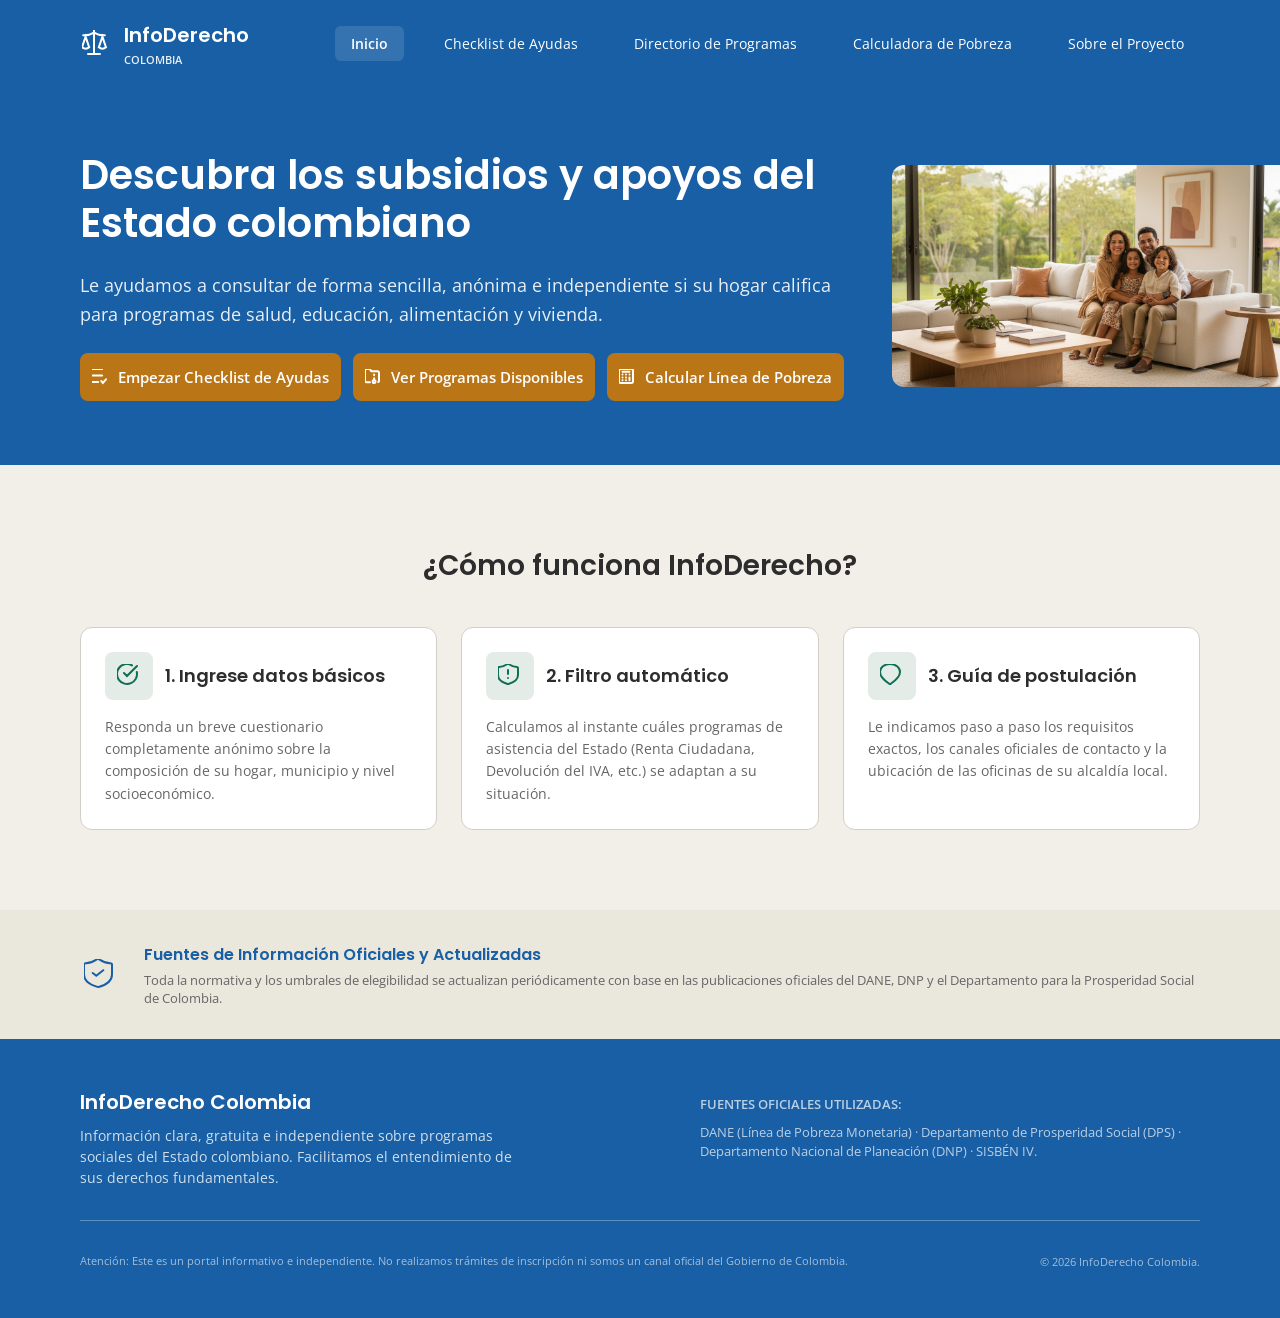
<file: index.html>
<!DOCTYPE html>
<html lang="es">
<head>
  <meta charset="UTF-8">
  <meta name="viewport" content="width=device-width, initial-scale=1">
  <title>Inicio | InfoDerecho Colombia</title>
  <link rel="preconnect" href="https://fonts.googleapis.com">
  <link rel="preconnect" href="https://fonts.gstatic.com" crossorigin>
  <link rel="stylesheet" href="css/styles.css">
  <link rel="stylesheet" href="css/pages.css">
</head>
<body>
  <header class="header">
    <div class="header__bar">
      <a class="logo" href="index.html">
        <span class="logo__icon"><img src="assets/icons/scale.svg" alt=""></span>
        <span class="logo__text">
          <span class="logo__name">InfoDerecho</span>
          <span class="logo__sub">COLOMBIA</span>
        </span>
      </a>
      <button class="menu-btn" type="button" aria-label="Abrir menú" aria-expanded="false">
        <img src="assets/icons/menu.svg" alt="">
      </button>
    </div>
    <nav class="nav" aria-label="Principal">
      <a class="nav__tab is-active" href="index.html" aria-current="page">Inicio</a>
      <a class="nav__tab" href="pages/checklist.html">Checklist de Ayudas</a>
      <a class="nav__tab" href="pages/programas.html">Directorio de Programas</a>
      <a class="nav__tab" href="pages/calculadora.html">Calculadora de Pobreza</a>
      <a class="nav__tab" href="pages/acerca.html">Sobre el Proyecto</a>
    </nav>
  </header>

  <main>
    <section class="hero">
      <div class="hero__content">
        <h1>Descubra los subsidios y apoyos del Estado colombiano</h1>
        <p>Le ayudamos a consultar de forma sencilla, anónima e independiente si su hogar califica para programas de salud, educación, alimentación y vivienda.</p>
        <div class="hero__ctas show-desktop">
          <a class="btn" href="pages/checklist.html"><img src="assets/icons/list-check.svg" alt=""><span>Empezar Checklist de Ayudas</span></a>
          <a class="btn" href="pages/programas.html"><img src="assets/icons/folder-archive.svg" alt=""><span>Ver Programas Disponibles</span></a>
          <a class="btn" href="pages/calculadora.html"><img src="assets/icons/calculator.svg" alt=""><span>Calcular Línea de Pobreza</span></a>
        </div>
      </div>
      <div class="hero__image-box">
        <picture>
          <source media="(min-width: 960px)" srcset="assets/img/hero-desktop.png">
          <img src="assets/img/hero-mobile.png" alt="Familia colombiana en su hogar" loading="lazy">
        </picture>
      </div>
    </section>

    <section class="shortcuts">
      <h2>Herramientas gratuitas</h2>
      <a class="btn" href="pages/checklist.html"><img src="assets/icons/list-check.svg" alt=""><span>Empezar Checklist de Ayudas</span></a>
      <a class="btn" href="pages/programas.html"><img src="assets/icons/folder-archive.svg" alt=""><span>Ver Programas Disponibles</span></a>
      <a class="btn" href="pages/calculadora.html"><img src="assets/icons/calculator.svg" alt=""><span>Calcular Línea de Pobreza</span></a>
    </section>

    <section class="features">
      <h2>¿Cómo funciona InfoDerecho?</h2>
      <div class="features__row">
        <article class="card feature">
          <div class="feature__head">
            <span class="feature__icon"><img src="assets/icons/check-circle.svg" alt=""></span>
            <h3>1. Ingrese datos básicos</h3>
          </div>
          <p>Responda un breve cuestionario completamente anónimo sobre la composición de su hogar, municipio y nivel socioeconómico.</p>
        </article>
        <article class="card feature">
          <div class="feature__head">
            <span class="feature__icon"><img src="assets/icons/shield-alert.svg" alt=""></span>
            <h3>2. Filtro automático</h3>
          </div>
          <p>Calculamos al instante cuáles programas de asistencia del Estado (Renta Ciudadana, Devolución del IVA, etc.) se adaptan a su situación.</p>
        </article>
        <article class="card feature">
          <div class="feature__head">
            <span class="feature__icon"><img src="assets/icons/map-pin.svg" alt=""></span>
            <h3>3. Guía de postulación</h3>
          </div>
          <p>Le indicamos paso a paso los requisitos exactos, los canales oficiales de contacto y la ubicación de las oficinas de su alcaldía local.</p>
        </article>
      </div>
    </section>

    <section class="trust">
      <span class="trust__icon"><img src="assets/icons/shield-check.svg" alt=""></span>
      <div>
        <h3>Fuentes de Información Oficiales y Actualizadas</h3>
        <p>Toda la normativa y los umbrales de elegibilidad se actualizan periódicamente con base en las publicaciones oficiales del DANE, DNP y el Departamento para la Prosperidad Social de Colombia.</p>
      </div>
    </section>
  </main>

  <footer class="footer">
    <div class="footer__top">
      <div class="footer__brand">
        <p class="footer__brand-name">InfoDerecho Colombia</p>
        <p>Información clara, gratuita e independiente sobre programas sociales del Estado colombiano. Facilitamos el entendimiento de sus derechos fundamentales.</p>
      </div>
      <hr class="footer__rule footer__rule--mid">
      <div class="footer__sources">
        <p class="footer__sources-title">FUENTES OFICIALES UTILIZADAS:</p>
        <p>DANE (Línea de Pobreza Monetaria) · Departamento de Prosperidad Social (DPS) · Departamento Nacional de Planeación (DNP) · SISBÉN IV.</p>
      </div>
    </div>
    <hr class="footer__rule">
    <div class="footer__bottom">
      <p class="footer__legal">Atención: Este es un portal informativo e independiente. No realizamos trámites de inscripción ni somos un canal oficial del Gobierno de Colombia.</p>
      <p class="footer__copy">© 2026 InfoDerecho Colombia.</p>
    </div>
  </footer>

  <script src="js/main.js"></script>
</body>
</html>
</file>
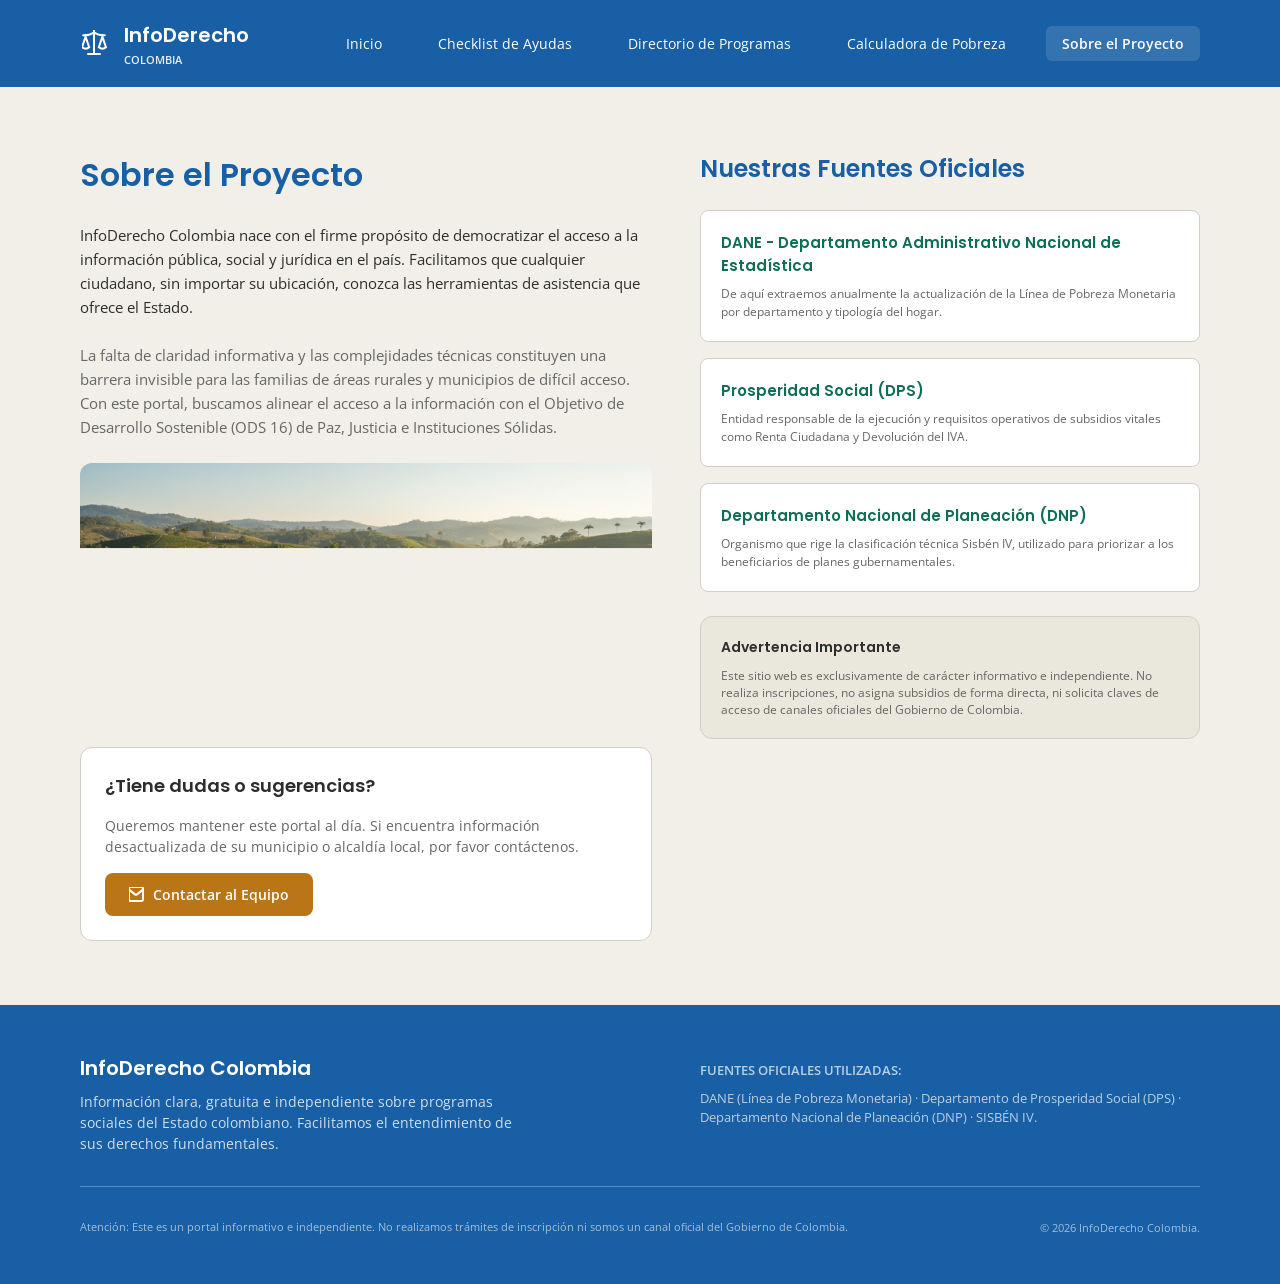
<file: pages/acerca.html>
<!DOCTYPE html>
<html lang="es">
<head>
  <meta charset="UTF-8">
  <meta name="viewport" content="width=device-width, initial-scale=1">
  <title>Sobre el Proyecto | InfoDerecho Colombia</title>
  <link rel="preconnect" href="https://fonts.googleapis.com">
  <link rel="preconnect" href="https://fonts.gstatic.com" crossorigin>
  <link rel="stylesheet" href="../css/styles.css">
  <link rel="stylesheet" href="../css/pages.css">
</head>
<body>
  <header class="header">
    <div class="header__bar">
      <a class="logo" href="../index.html">
        <span class="logo__icon"><img src="../assets/icons/scale.svg" alt=""></span>
        <span class="logo__text">
          <span class="logo__name">InfoDerecho</span>
          <span class="logo__sub">COLOMBIA</span>
        </span>
      </a>
      <button class="menu-btn" type="button" aria-label="Abrir menú" aria-expanded="false">
        <img src="../assets/icons/menu.svg" alt="">
      </button>
    </div>
    <nav class="nav" aria-label="Principal">
      <a class="nav__tab" href="../index.html">Inicio</a>
      <a class="nav__tab" href="checklist.html">Checklist de Ayudas</a>
      <a class="nav__tab" href="programas.html">Directorio de Programas</a>
      <a class="nav__tab" href="calculadora.html">Calculadora de Pobreza</a>
      <a class="nav__tab is-active" href="acerca.html" aria-current="page">Sobre el Proyecto</a>
    </nav>
  </header>

  <main>
    <div class="about">
      <div class="about__col">
        <div class="about__text">
          <h1>Sobre el Proyecto</h1>
          <p>InfoDerecho Colombia nace con el firme propósito de democratizar el acceso a la información pública, social y jurídica en el país. Facilitamos que cualquier ciudadano, sin importar su ubicación, conozca las herramientas de asistencia que ofrece el Estado.</p>
          <p>La falta de claridad informativa y las complejidades técnicas constituyen una barrera invisible para las familias de áreas rurales y municipios de difícil acceso. Con este portal, buscamos alinear el acceso a la información con el Objetivo de Desarrollo Sostenible (ODS 16) de Paz, Justicia e Instituciones Sólidas.</p>
        </div>

        <div class="about__image">
          <picture>
            <source media="(min-width: 960px)" srcset="../assets/img/rural-desktop.png">
            <img src="../assets/img/rural-mobile.png" alt="Escuela rural en un paisaje montañoso de Colombia" loading="lazy">
          </picture>
        </div>

        <section class="card contact">
          <h2>¿Tiene dudas o sugerencias?</h2>
          <p>Queremos mantener este portal al día. Si encuentra información desactualizada de su municipio o alcaldía local, por favor contáctenos.</p>
          <a class="btn" href="#"><img src="../assets/icons/mail.svg" alt=""><span>Contactar al Equipo</span></a>
        </section>
      </div>

      <div class="about__col about__col--side">
        <section class="sources">
          <h2>Nuestras Fuentes Oficiales</h2>
          <div class="sources__list">
          <article class="card source">
            <h3>DANE - Departamento Administrativo Nacional de Estadística</h3>
            <p>De aquí extraemos anualmente la actualización de la Línea de Pobreza Monetaria por departamento y tipología del hogar.</p>
          </article>
          <article class="card source">
            <h3>Prosperidad Social (DPS)</h3>
            <p>Entidad responsable de la ejecución y requisitos operativos de subsidios vitales como Renta Ciudadana y Devolución del IVA.</p>
          </article>
          <article class="card source">
            <h3>Departamento Nacional de Planeación (DNP)</h3>
            <p>Organismo que rige la clasificación técnica Sisbén IV, utilizado para priorizar a los beneficiarios de planes gubernamentales.</p>
          </article>
          </div>
        </section>

        <aside class="warning">
          <h3>Advertencia Importante</h3>
          <p>Este sitio web es exclusivamente de carácter informativo e independiente. No realiza inscripciones, no asigna subsidios de forma directa, ni solicita claves de acceso de canales oficiales del Gobierno de Colombia.</p>
        </aside>
      </div>
    </div>
  </main>

  <footer class="footer">
    <div class="footer__top">
      <div class="footer__brand">
        <p class="footer__brand-name">InfoDerecho Colombia</p>
        <p>Información clara, gratuita e independiente sobre programas sociales del Estado colombiano. Facilitamos el entendimiento de sus derechos fundamentales.</p>
      </div>
      <hr class="footer__rule footer__rule--mid">
      <div class="footer__sources">
        <p class="footer__sources-title">FUENTES OFICIALES UTILIZADAS:</p>
        <p>DANE (Línea de Pobreza Monetaria) · Departamento de Prosperidad Social (DPS) · Departamento Nacional de Planeación (DNP) · SISBÉN IV.</p>
      </div>
    </div>
    <hr class="footer__rule">
    <div class="footer__bottom">
      <p class="footer__legal">Atención: Este es un portal informativo e independiente. No realizamos trámites de inscripción ni somos un canal oficial del Gobierno de Colombia.</p>
      <p class="footer__copy">© 2026 InfoDerecho Colombia.</p>
    </div>
  </footer>

  <script src="../js/main.js"></script>
</body>
</html>
</file>
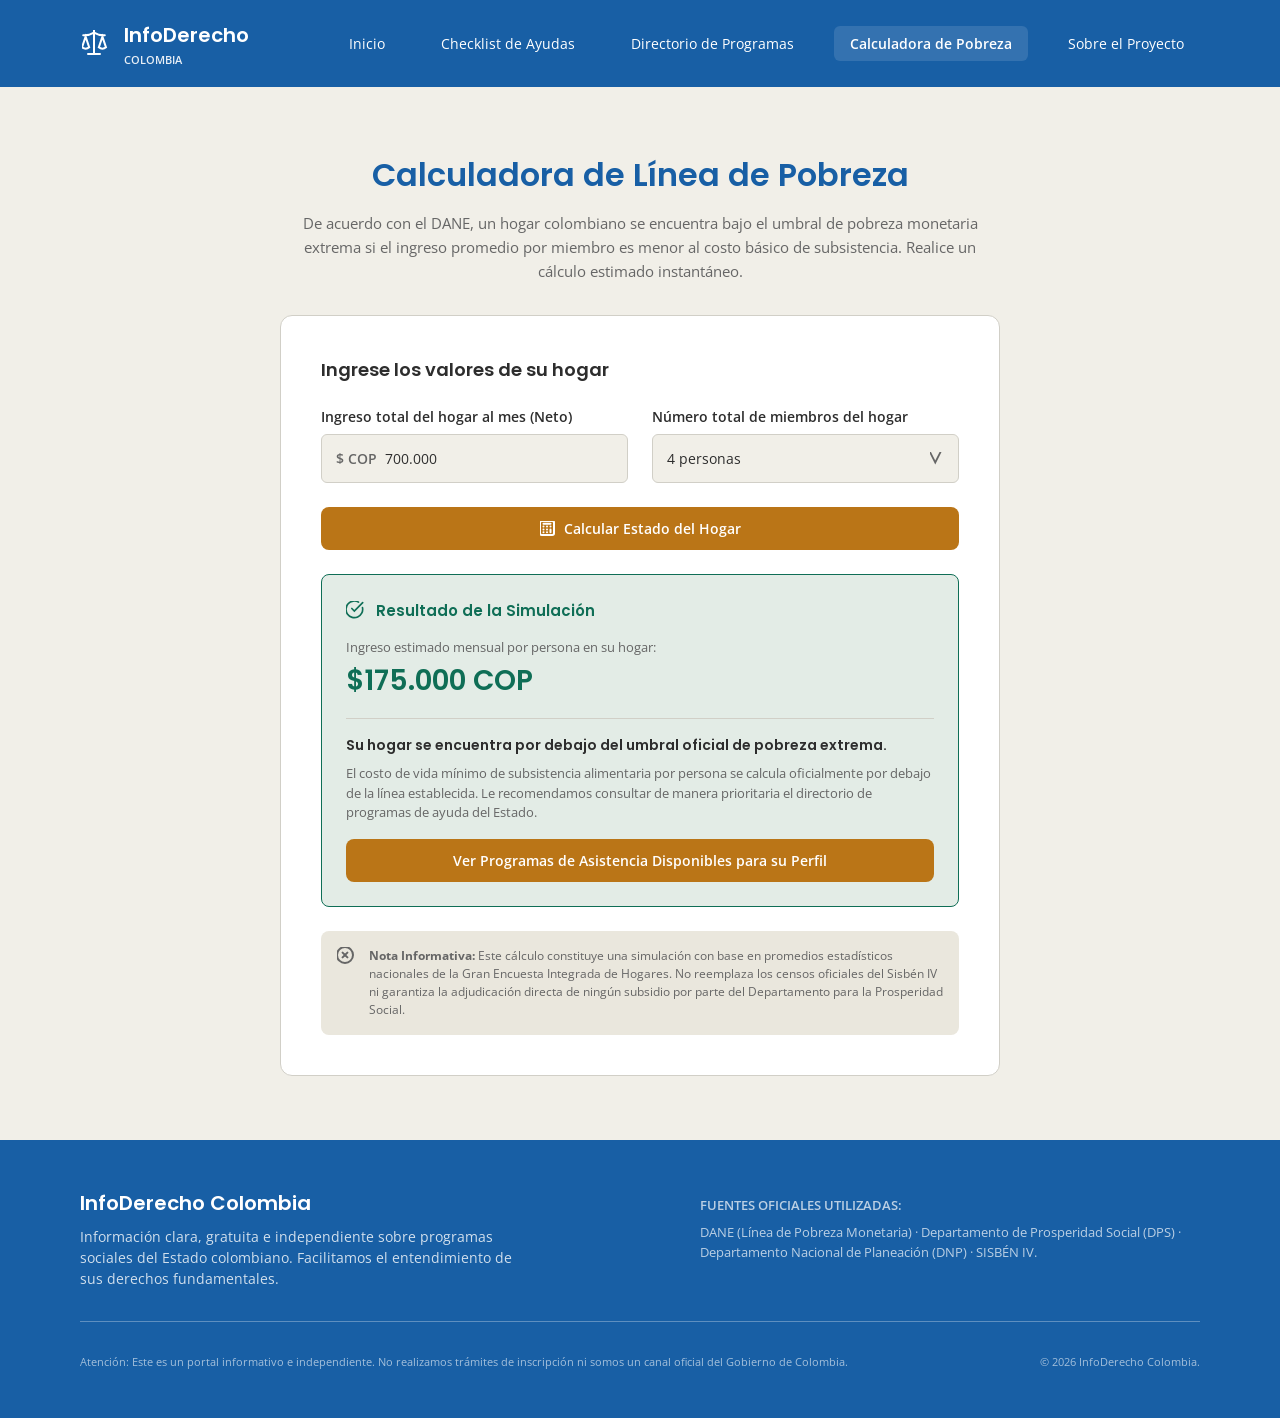
<file: pages/calculadora.html>
<!DOCTYPE html>
<html lang="es">
<head>
  <meta charset="UTF-8">
  <meta name="viewport" content="width=device-width, initial-scale=1">
  <title>Calculadora de Línea de Pobreza | InfoDerecho Colombia</title>
  <link rel="preconnect" href="https://fonts.googleapis.com">
  <link rel="preconnect" href="https://fonts.gstatic.com" crossorigin>
  <link rel="stylesheet" href="../css/styles.css">
  <link rel="stylesheet" href="../css/pages.css">
</head>
<body>
  <header class="header">
    <div class="header__bar">
      <a class="logo" href="../index.html">
        <span class="logo__icon"><img src="../assets/icons/scale.svg" alt=""></span>
        <span class="logo__text">
          <span class="logo__name">InfoDerecho</span>
          <span class="logo__sub">COLOMBIA</span>
        </span>
      </a>
      <button class="menu-btn" type="button" aria-label="Abrir menú" aria-expanded="false">
        <img src="../assets/icons/menu.svg" alt="">
      </button>
    </div>
    <nav class="nav" aria-label="Principal">
      <a class="nav__tab" href="../index.html">Inicio</a>
      <a class="nav__tab" href="checklist.html">Checklist de Ayudas</a>
      <a class="nav__tab" href="programas.html">Directorio de Programas</a>
      <a class="nav__tab is-active" href="calculadora.html" aria-current="page">Calculadora de Pobreza</a>
      <a class="nav__tab" href="acerca.html">Sobre el Proyecto</a>
    </nav>
  </header>

  <main>
    <div class="page">
      <div class="page__intro">
        <h1>Calculadora de Línea de Pobreza</h1>
        <p>De acuerdo con el DANE, un hogar colombiano se encuentra bajo el umbral de pobreza monetaria extrema si el ingreso promedio por miembro es menor al costo básico de subsistencia. Realice un cálculo estimado instantáneo.</p>
      </div>

      <div class="page__card">
        <form class="card form" id="calc-form">
          <h2 class="form__title">Ingrese los valores de su hogar</h2>
          <div class="form__grid">
            <div class="field">
              <label class="field__label" for="calc-income">Ingreso total del hogar al mes<span class="d-only"> (Neto)</span></label>
              <div class="control">
                <span class="control__prefix"><span class="m-only">$</span><span class="d-only">$ COP</span></span>
                <input id="calc-income" inputmode="numeric" value="700.000" autocomplete="off">
              </div>
            </div>
            <div class="field">
              <label class="field__label" for="calc-members">Número total de miembros del hogar</label>
              <div class="control control--select">
                <select id="calc-members">
                  <option value="1">1 persona</option>
                  <option value="2">2 personas</option>
                  <option value="3">3 personas</option>
                  <option value="4" selected>4 personas</option>
                  <option value="5">5 personas</option>
                  <option value="6">6 personas</option>
                  <option value="7">7 personas</option>
                  <option value="8">8 personas</option>
                  <option value="9">9 personas</option>
                  <option value="10">10 personas</option>
                </select>
              </div>
            </div>
          </div>
          <button class="btn btn--block" type="submit"><img src="../assets/icons/calculator.svg" alt=""><span>Calcular Estado del Hogar</span></button>
        </form>

        <section class="result" id="calc-result" aria-live="polite">
          <div class="result__header">
            <img src="../assets/icons/check-circle.svg" alt="">
            <h2 class="result__title">Resultado de la Simulación</h2>
          </div>
          <div>
            <p class="result__label"><span class="d-only">Ingreso estimado mensual por persona en su hogar:</span><span class="m-only">Ingreso por persona en su hogar:</span></p>
            <p class="result__amount" id="calc-amount">$175.000 COP</p>
          </div>
          <hr class="result__rule">
          <div class="result__msg">
            <h3 id="calc-message-title">Su hogar se encuentra por debajo del umbral oficial de pobreza extrema.</h3>
            <p id="calc-message-body">El costo de vida mínimo de subsistencia alimentaria por persona se calcula oficialmente por debajo de la línea establecida. Le recomendamos consultar de manera prioritaria el directorio de programas de ayuda del Estado.</p>
          </div>
          <a class="btn btn--block" href="programas.html"><span class="d-only">Ver Programas de Asistencia Disponibles para su Perfil</span><span class="m-only">Ver Programas Disponibles</span></a>
        </section>

        <div class="notice">
          <img src="../assets/icons/circle-x.svg" alt="">
          <p><strong>Nota Informativa:</strong> Este cálculo constituye una simulación con base en promedios estadísticos nacionales de la Gran Encuesta Integrada de Hogares. No reemplaza los censos oficiales del Sisbén IV ni garantiza la adjudicación directa de ningún subsidio por parte del Departamento para la Prosperidad Social.</p>
        </div>
      </div>
    </div>
  </main>

  <footer class="footer">
    <div class="footer__top">
      <div class="footer__brand">
        <p class="footer__brand-name">InfoDerecho Colombia</p>
        <p>Información clara, gratuita e independiente sobre programas sociales del Estado colombiano. Facilitamos el entendimiento de sus derechos fundamentales.</p>
      </div>
      <hr class="footer__rule footer__rule--mid">
      <div class="footer__sources">
        <p class="footer__sources-title">FUENTES OFICIALES UTILIZADAS:</p>
        <p>DANE (Línea de Pobreza Monetaria) · Departamento de Prosperidad Social (DPS) · Departamento Nacional de Planeación (DNP) · SISBÉN IV.</p>
      </div>
    </div>
    <hr class="footer__rule">
    <div class="footer__bottom">
      <p class="footer__legal">Atención: Este es un portal informativo e independiente. No realizamos trámites de inscripción ni somos un canal oficial del Gobierno de Colombia.</p>
      <p class="footer__copy">© 2026 InfoDerecho Colombia.</p>
    </div>
  </footer>

  <script src="../js/main.js"></script>
</body>
</html>
</file>
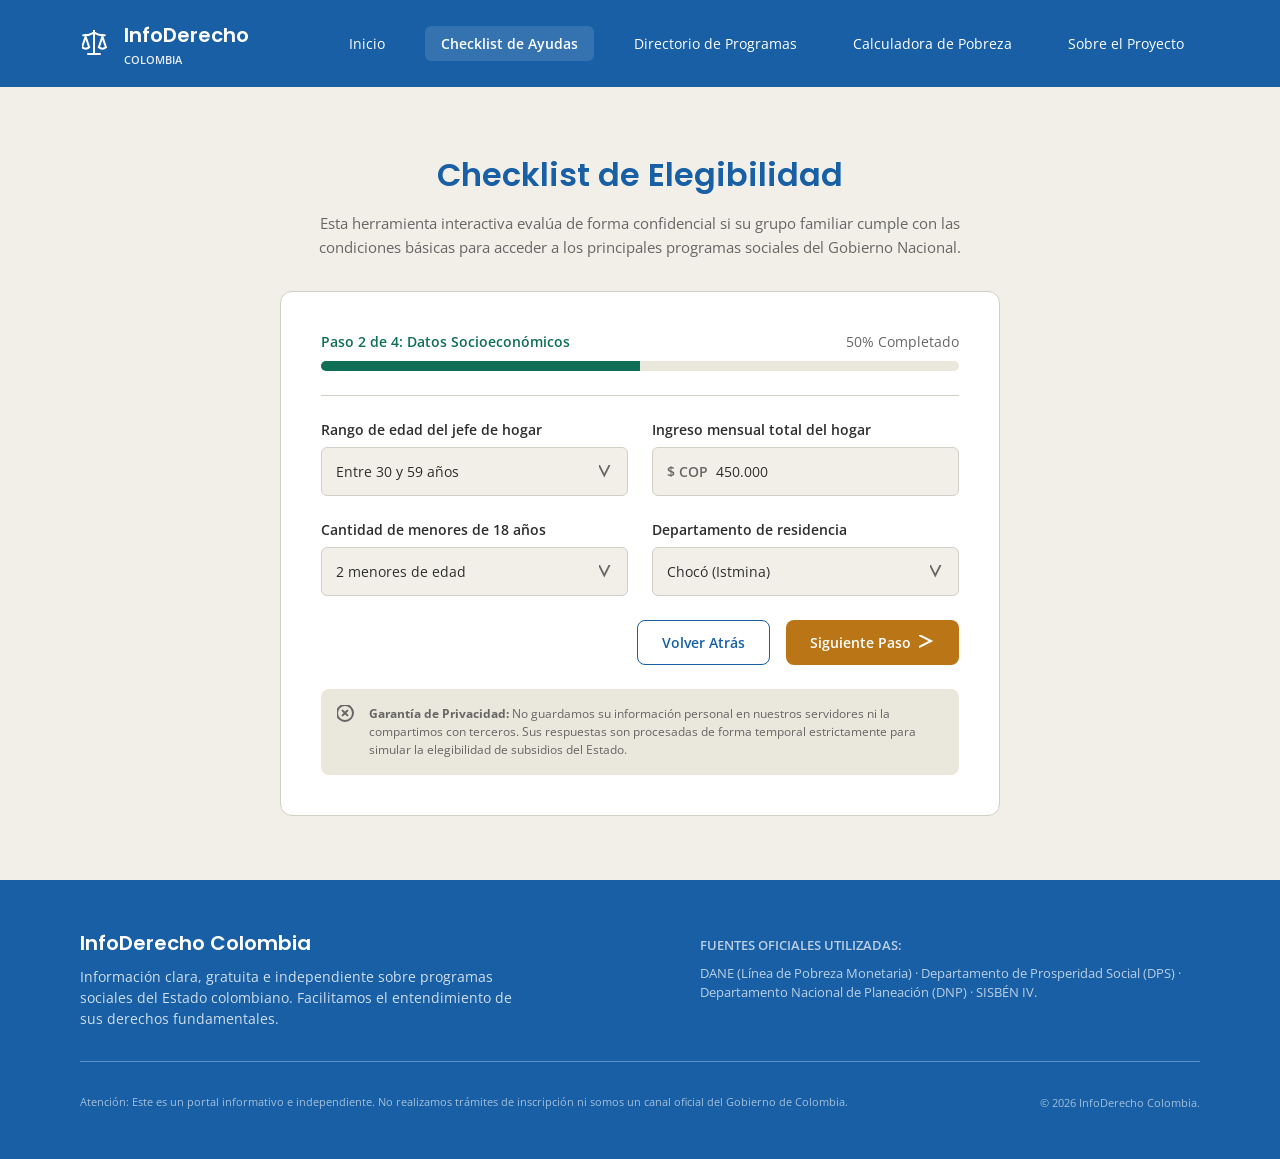
<file: pages/checklist.html>
<!DOCTYPE html>
<html lang="es">
<head>
  <meta charset="UTF-8">
  <meta name="viewport" content="width=device-width, initial-scale=1">
  <title>Checklist de Elegibilidad | InfoDerecho Colombia</title>
  <link rel="preconnect" href="https://fonts.googleapis.com">
  <link rel="preconnect" href="https://fonts.gstatic.com" crossorigin>
  <link rel="stylesheet" href="../css/styles.css">
  <link rel="stylesheet" href="../css/pages.css">
</head>
<body>
  <header class="header">
    <div class="header__bar">
      <a class="logo" href="../index.html">
        <span class="logo__icon"><img src="../assets/icons/scale.svg" alt=""></span>
        <span class="logo__text">
          <span class="logo__name">InfoDerecho</span>
          <span class="logo__sub">COLOMBIA</span>
        </span>
      </a>
      <button class="menu-btn" type="button" aria-label="Abrir menú" aria-expanded="false">
        <img src="../assets/icons/menu.svg" alt="">
      </button>
    </div>
    <nav class="nav" aria-label="Principal">
      <a class="nav__tab" href="../index.html">Inicio</a>
      <a class="nav__tab is-active" href="checklist.html" aria-current="page">Checklist de Ayudas</a>
      <a class="nav__tab" href="programas.html">Directorio de Programas</a>
      <a class="nav__tab" href="calculadora.html">Calculadora de Pobreza</a>
      <a class="nav__tab" href="acerca.html">Sobre el Proyecto</a>
    </nav>
  </header>

  <main>
    <div class="page">
      <div class="page__intro">
        <h1>Checklist de Elegibilidad</h1>
        <p>Esta herramienta interactiva evalúa de forma confidencial si su grupo familiar cumple con las condiciones básicas para acceder a los principales programas sociales del Gobierno Nacional.</p>
      </div>

      <div class="page__card">
        <div class="progress">
          <div class="progress__row">
            <strong>Paso 2 de 4<span class="d-only">: Datos Socioeconómicos</span></strong>
            <span>50% Completado</span>
          </div>
          <div class="progress__track"><div class="progress__fill"></div></div>
        </div>
        <hr class="divider">

        <form class="card form" id="checklist-form">
          <h2 class="form__title form__title--step">Paso 2: Composición del hogar e ingresos</h2>
          <div class="form__grid">
            <div class="field">
              <label class="field__label" for="check-age">Rango de edad del jefe de hogar</label>
              <div class="control control--select">
                <select id="check-age">
                  <option value="<18">Menos de 18 años</option>
                  <option value="18-29">Entre 18 y 29 años</option>
                  <option value="30-59" selected>Entre 30 y 59 años</option>
                  <option value="60+">60 años o más</option>
                </select>
              </div>
            </div>
            <div class="field">
              <label class="field__label" for="check-income">Ingreso mensual total del hogar</label>
              <div class="control">
                <span class="control__prefix"><span class="m-only">$</span><span class="d-only">$ COP</span></span>
                <input id="check-income" inputmode="numeric" value="450.000" autocomplete="off">
              </div>
              <p class="field__hint">Sume el ingreso de todas las personas que aportan en la vivienda.</p>
            </div>
            <div class="field">
              <label class="field__label" for="check-minors">Cantidad de menores de 18 años</label>
              <div class="control control--select">
                <select id="check-minors">
                  <option value="0">Ningún menor de edad</option>
                  <option value="1">1 menor de edad</option>
                  <option value="2" selected>2 menores de edad</option>
                  <option value="3">3 o más menores de edad</option>
                </select>
              </div>
            </div>
            <div class="field">
              <label class="field__label" for="check-dep">Departamento de residencia</label>
              <div class="control control--select">
                <select id="check-dep">
              <option>Amazonas</option>
              <option>Antioquia</option>
              <option>Arauca</option>
              <option>Atlántico</option>
              <option>Bogotá D.C.</option>
              <option>Bolívar</option>
              <option>Boyacá</option>
              <option>Caldas</option>
              <option>Caquetá</option>
              <option>Casanare</option>
              <option>Cauca</option>
              <option>Cesar</option>
              <option selected>Chocó (Istmina)</option>
              <option>Córdoba</option>
              <option>Cundinamarca</option>
              <option>Guainía</option>
              <option>Guaviare</option>
              <option>Huila</option>
              <option>La Guajira</option>
              <option>Magdalena</option>
              <option>Meta</option>
              <option>Nariño</option>
              <option>Norte de Santander</option>
              <option>Putumayo</option>
              <option>Quindío</option>
              <option>Risaralda</option>
              <option>San Andrés y Providencia</option>
              <option>Santander</option>
              <option>Sucre</option>
              <option>Tolima</option>
              <option>Valle del Cauca</option>
              <option>Vaupés</option>
              <option>Vichada</option>
                </select>
              </div>
            </div>
          </div>

          <div class="form__actions">
            <button class="btn btn--outline" type="button" id="check-back">Volver Atrás</button>
            <button class="btn btn--next" type="submit"><span>Siguiente Paso</span><img src="../assets/icons/chevron-right.svg" alt=""></button>
          </div>
        </form>

        <section class="result" id="check-result" hidden>
          <div class="result__header">
            <img src="../assets/icons/check-circle.svg" alt="">
            <h2 class="result__title" id="check-result-title"></h2>
          </div>
          <ul class="result__list" id="check-result-list"></ul>
          <a class="btn btn--block" href="programas.html">Ver detalles en el Directorio de Programas</a>
        </section>

        <div class="notice">
          <img src="../assets/icons/circle-x.svg" alt="">
          <p><strong>Garantía de Privacidad:</strong> No guardamos su información personal en nuestros servidores ni la compartimos con terceros. Sus respuestas son procesadas de forma temporal estrictamente para simular la elegibilidad de subsidios del Estado.</p>
        </div>
      </div>
    </div>
  </main>

  <footer class="footer">
    <div class="footer__top">
      <div class="footer__brand">
        <p class="footer__brand-name">InfoDerecho Colombia</p>
        <p>Información clara, gratuita e independiente sobre programas sociales del Estado colombiano. Facilitamos el entendimiento de sus derechos fundamentales.</p>
      </div>
      <hr class="footer__rule footer__rule--mid">
      <div class="footer__sources">
        <p class="footer__sources-title">FUENTES OFICIALES UTILIZADAS:</p>
        <p>DANE (Línea de Pobreza Monetaria) · Departamento de Prosperidad Social (DPS) · Departamento Nacional de Planeación (DNP) · SISBÉN IV.</p>
      </div>
    </div>
    <hr class="footer__rule">
    <div class="footer__bottom">
      <p class="footer__legal">Atención: Este es un portal informativo e independiente. No realizamos trámites de inscripción ni somos un canal oficial del Gobierno de Colombia.</p>
      <p class="footer__copy">© 2026 InfoDerecho Colombia.</p>
    </div>
  </footer>

  <script src="../js/main.js"></script>
</body>
</html>
</file>
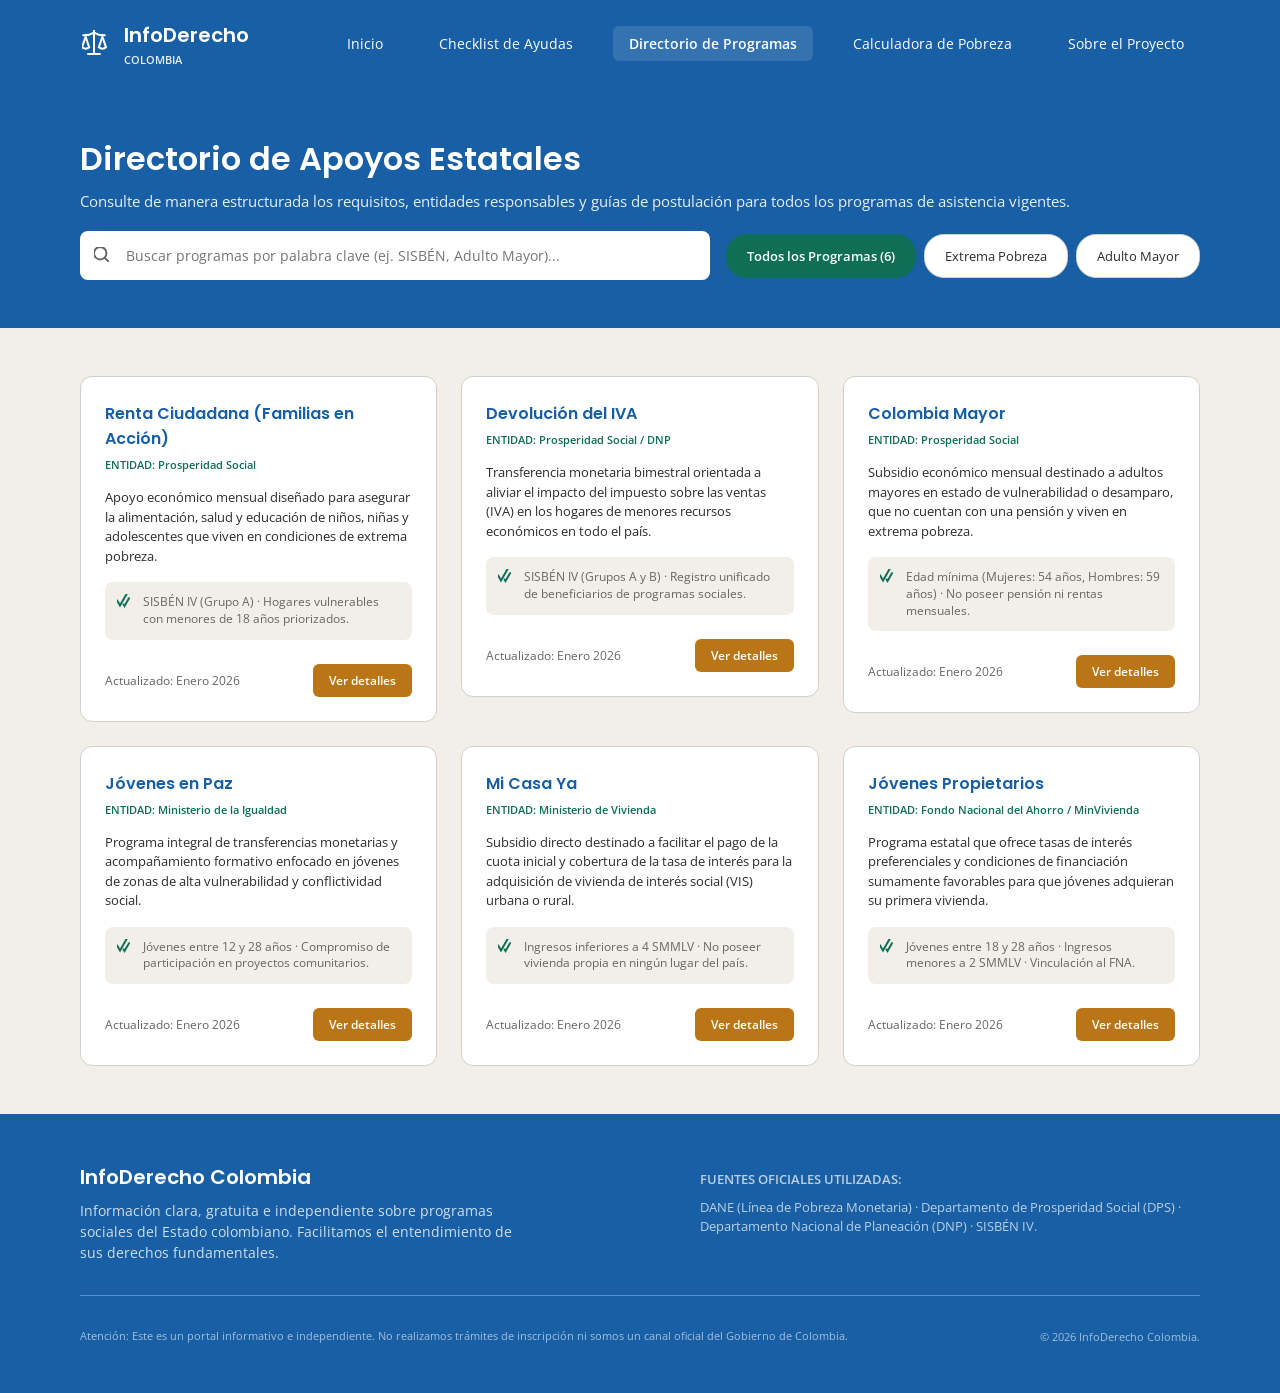
<file: pages/programas.html>
<!DOCTYPE html>
<html lang="es">
<head>
  <meta charset="UTF-8">
  <meta name="viewport" content="width=device-width, initial-scale=1">
  <title>Directorio de Programas | InfoDerecho Colombia</title>
  <link rel="preconnect" href="https://fonts.googleapis.com">
  <link rel="preconnect" href="https://fonts.gstatic.com" crossorigin>
  <link rel="stylesheet" href="../css/styles.css">
  <link rel="stylesheet" href="../css/pages.css">
</head>
<body>
  <header class="header">
    <div class="header__bar">
      <a class="logo" href="../index.html">
        <span class="logo__icon"><img src="../assets/icons/scale.svg" alt=""></span>
        <span class="logo__text">
          <span class="logo__name">InfoDerecho</span>
          <span class="logo__sub">COLOMBIA</span>
        </span>
      </a>
      <button class="menu-btn" type="button" aria-label="Abrir menú" aria-expanded="false">
        <img src="../assets/icons/menu.svg" alt="">
      </button>
    </div>
    <nav class="nav" aria-label="Principal">
      <a class="nav__tab" href="../index.html">Inicio</a>
      <a class="nav__tab" href="checklist.html">Checklist de Ayudas</a>
      <a class="nav__tab is-active" href="programas.html" aria-current="page">Directorio de Programas</a>
      <a class="nav__tab" href="calculadora.html">Calculadora de Pobreza</a>
      <a class="nav__tab" href="acerca.html">Sobre el Proyecto</a>
    </nav>
  </header>

  <main>
    <section class="search">
      <h1>Directorio de Apoyos Estatales</h1>
      <p class="search__intro">Consulte de manera estructurada los requisitos, entidades responsables y guías de postulación para todos los programas de asistencia vigentes.</p>
      <div class="search__controls">
        <label class="search__bar">
          <img src="../assets/icons/search.svg" alt="">
          <input id="program-search" type="search" placeholder="Buscar programas por palabra clave (ej. SISBÉN, Adulto Mayor)..." autocomplete="off">
        </label>
        <div class="chips" role="group" aria-label="Filtrar programas">
          <button class="chip is-active" type="button" data-filter="all"><span class="d-only">Todos los Programas</span><span class="m-only">Todos</span> (6)</button>
          <button class="chip" type="button" data-filter="extrema-pobreza">Extrema Pobreza</button>
          <button class="chip" type="button" data-filter="adulto-mayor">Adulto Mayor</button>
        </div>
      </div>
    </section>

    <section class="programs">
      <article class="card program" data-tags="extrema-pobreza">
        <div>
          <h2>Renta Ciudadana (Familias en Acción)</h2>
          <p class="program__entity">ENTIDAD: Prosperidad Social</p>
        </div>
        <p class="program__desc">Apoyo económico mensual diseñado para asegurar la alimentación, salud y educación de niños, niñas y adolescentes que viven en condiciones de extrema pobreza.</p>
        <div class="program__req"><img src="../assets/icons/check-check.svg" alt=""><p>SISBÉN IV (Grupo A) · Hogares vulnerables con menores de 18 años priorizados.</p></div>
        <div class="program__actions">
          <span>Actualizado: Enero 2026</span>
          <button class="btn btn--mini" type="button"><span class="d-only">Ver detalles</span><span class="m-only">Ver más detalles</span></button>
        </div>
      </article>
      <article class="card program" data-tags="extrema-pobreza">
        <div>
          <h2>Devolución del IVA</h2>
          <p class="program__entity">ENTIDAD: Prosperidad Social / DNP</p>
        </div>
        <p class="program__desc">Transferencia monetaria bimestral orientada a aliviar el impacto del impuesto sobre las ventas (IVA) en los hogares de menores recursos económicos en todo el país.</p>
        <div class="program__req"><img src="../assets/icons/check-check.svg" alt=""><p>SISBÉN IV (Grupos A y B) · Registro unificado de beneficiarios de programas sociales.</p></div>
        <div class="program__actions">
          <span>Actualizado: Enero 2026</span>
          <button class="btn btn--mini" type="button"><span class="d-only">Ver detalles</span><span class="m-only">Ver más detalles</span></button>
        </div>
      </article>
      <article class="card program" data-tags="extrema-pobreza adulto-mayor">
        <div>
          <h2>Colombia Mayor</h2>
          <p class="program__entity">ENTIDAD: Prosperidad Social</p>
        </div>
        <p class="program__desc">Subsidio económico mensual destinado a adultos mayores en estado de vulnerabilidad o desamparo, que no cuentan con una pensión y viven en extrema pobreza.</p>
        <div class="program__req"><img src="../assets/icons/check-check.svg" alt=""><p>Edad mínima (Mujeres: 54 años, Hombres: 59 años) · No poseer pensión ni rentas mensuales.</p></div>
        <div class="program__actions">
          <span>Actualizado: Enero 2026</span>
          <button class="btn btn--mini" type="button"><span class="d-only">Ver detalles</span><span class="m-only">Ver más detalles</span></button>
        </div>
      </article>
      <article class="card program" data-tags="">
        <div>
          <h2>Jóvenes en Paz</h2>
          <p class="program__entity">ENTIDAD: Ministerio de la Igualdad</p>
        </div>
        <p class="program__desc">Programa integral de transferencias monetarias y acompañamiento formativo enfocado en jóvenes de zonas de alta vulnerabilidad y conflictividad social.</p>
        <div class="program__req"><img src="../assets/icons/check-check.svg" alt=""><p>Jóvenes entre 12 y 28 años · Compromiso de participación en proyectos comunitarios.</p></div>
        <div class="program__actions">
          <span>Actualizado: Enero 2026</span>
          <button class="btn btn--mini" type="button"><span class="d-only">Ver detalles</span><span class="m-only">Ver más detalles</span></button>
        </div>
      </article>
      <article class="card program" data-tags="">
        <div>
          <h2>Mi Casa Ya</h2>
          <p class="program__entity">ENTIDAD: Ministerio de Vivienda</p>
        </div>
        <p class="program__desc">Subsidio directo destinado a facilitar el pago de la cuota inicial y cobertura de la tasa de interés para la adquisición de vivienda de interés social (VIS) urbana o rural.</p>
        <div class="program__req"><img src="../assets/icons/check-check.svg" alt=""><p>Ingresos inferiores a 4 SMMLV · No poseer vivienda propia en ningún lugar del país.</p></div>
        <div class="program__actions">
          <span>Actualizado: Enero 2026</span>
          <button class="btn btn--mini" type="button"><span class="d-only">Ver detalles</span><span class="m-only">Ver más detalles</span></button>
        </div>
      </article>
      <article class="card program" data-tags="">
        <div>
          <h2>Jóvenes Propietarios</h2>
          <p class="program__entity">ENTIDAD: Fondo Nacional del Ahorro / MinVivienda</p>
        </div>
        <p class="program__desc">Programa estatal que ofrece tasas de interés preferenciales y condiciones de financiación sumamente favorables para que jóvenes adquieran su primera vivienda.</p>
        <div class="program__req"><img src="../assets/icons/check-check.svg" alt=""><p>Jóvenes entre 18 y 28 años · Ingresos menores a 2 SMMLV · Vinculación al FNA.</p></div>
        <div class="program__actions">
          <span>Actualizado: Enero 2026</span>
          <button class="btn btn--mini" type="button"><span class="d-only">Ver detalles</span><span class="m-only">Ver más detalles</span></button>
        </div>
      </article>
      <p class="programs__empty" id="programs-empty" hidden>No encontramos programas que coincidan con su búsqueda.</p>
    </section>
  </main>

  <footer class="footer">
    <div class="footer__top">
      <div class="footer__brand">
        <p class="footer__brand-name">InfoDerecho Colombia</p>
        <p>Información clara, gratuita e independiente sobre programas sociales del Estado colombiano. Facilitamos el entendimiento de sus derechos fundamentales.</p>
      </div>
      <hr class="footer__rule footer__rule--mid">
      <div class="footer__sources">
        <p class="footer__sources-title">FUENTES OFICIALES UTILIZADAS:</p>
        <p>DANE (Línea de Pobreza Monetaria) · Departamento de Prosperidad Social (DPS) · Departamento Nacional de Planeación (DNP) · SISBÉN IV.</p>
      </div>
    </div>
    <hr class="footer__rule">
    <div class="footer__bottom">
      <p class="footer__legal">Atención: Este es un portal informativo e independiente. No realizamos trámites de inscripción ni somos un canal oficial del Gobierno de Colombia.</p>
      <p class="footer__copy">© 2026 InfoDerecho Colombia.</p>
    </div>
  </footer>

  <script src="../js/main.js"></script>
</body>
</html>
</file>
<file: css/styles.css>
@import url("https://fonts.googleapis.com/css2?family=Open+Sans:wght@400;600&family=Poppins:wght@600&display=swap");

/* ---------- Tokens (extraídos del Figma) ---------- */
:root {
  --blue: #185fa5;
  --amber: #ba7517;
  --green: #0f6e56;
  --green-soft: #e3ece6;
  --bg: #f1efe8;
  --bg-alt: #eae7dd;
  --border: #d1cfc7;
  --text: #2d2d2d;
  --muted: #666;
  --white: #fff;

  --font-title: "Poppins", sans-serif;
  --font-body: "Open Sans", sans-serif;

  --gutter: 80px;
  --bp-desktop: 960px;
}

/* ---------- Base ---------- */
*,
*::before,
*::after {
  box-sizing: border-box;
}

body {
  margin: 0;
  background: var(--bg);
  color: var(--text);
  font-family: var(--font-body);
  font-size: 14px;
  line-height: normal;
  min-height: 100vh;
  display: flex;
  flex-direction: column;
}

main {
  flex: 1;
}

h1, h2, h3, p {
  margin: 0;
}

h1, h2, h3 {
  font-family: var(--font-title);
  font-weight: 600;
}

a {
  color: inherit;
  text-decoration: none;
}

img {
  display: block;
  max-width: 100%;
}

button,
input,
select {
  font: inherit;
  color: inherit;
}

.show-desktop { display: none; }
.d-only { display: none; }
.m-only { display: inline; }

/* ---------- Header ---------- */
.header {
  background: var(--blue);
  color: var(--white);
  padding: 16px;
  position: relative;
}

.header__bar {
  display: flex;
  align-items: center;
  justify-content: space-between;
}

.logo {
  display: flex;
  align-items: center;
  gap: 8px;
}

.logo__icon {
  width: 24px;
  height: 24px;
  display: flex;
  align-items: center;
  justify-content: center;
}

.logo__icon img {
  width: 22px;
  height: 22px;
}

.logo__text {
  display: flex;
  flex-direction: column;
  gap: 2px;
}

.logo__name {
  font-family: var(--font-title);
  font-weight: 600;
  font-size: 16px;
}

.logo__sub {
  font-size: 10px;
  opacity: 0.9;
}

.menu-btn {
  background: none;
  border: 1px solid var(--white);
  border-radius: 4px;
  padding: 8px;
  width: 36px;
  height: 36px;
  display: flex;
  align-items: center;
  justify-content: center;
  cursor: pointer;
}

.menu-btn img {
  width: 16px;
  height: 16px;
}

.nav {
  display: none;
  flex-direction: column;
  gap: 4px;
  padding-top: 12px;
}

.nav.is-open {
  display: flex;
}

.nav__tab {
  padding: 10px 16px;
  border-radius: 6px;
  font-size: 14px;
  color: var(--white);
}

.nav__tab:hover {
  background: rgba(255, 255, 255, 0.08);
}

.nav__tab.is-active {
  background: rgba(255, 255, 255, 0.12);
  font-weight: 600;
}

/* ---------- Buttons ---------- */
.btn {
  display: flex;
  align-items: center;
  justify-content: center;
  gap: 8px;
  padding: 12px 16px;
  border-radius: 8px;
  border: 0;
  background: var(--amber);
  color: var(--white);
  font-weight: 600;
  font-size: 14px;
  cursor: pointer;
  text-align: center;
  transition: filter 0.15s;
}

.btn:hover {
  filter: brightness(1.08);
}

.btn img {
  width: 14px;
  height: 14px;
}

.btn--outline {
  background: transparent;
  border: 1.5px solid var(--blue);
  color: var(--blue);
}

.btn--outline:hover {
  background: rgba(24, 95, 165, 0.06);
  filter: none;
}

.btn--mini {
  padding: 6px 12px;
  border-radius: 4px;
  font-size: 11px;
}

.btn--block {
  width: 100%;
}

/* ---------- Footer ---------- */
.footer {
  background: var(--blue);
  color: var(--white);
  padding: 20px;
  display: flex;
  flex-direction: column;
  gap: 16px;
}

.footer__brand .footer__brand-name {
  font-family: var(--font-title);
  font-weight: 600;
  font-size: 16px;
  opacity: 1;
  margin-top: 0;
}

.footer__brand p {
  font-size: 12px;
  opacity: 0.8;
  margin-top: 4px;
}

.footer__top {
  display: flex;
  flex-direction: column;
  gap: 16px;
}

.footer__rule {
  height: 1px;
  background: rgba(255, 255, 255, 0.3);
  border: 0;
  width: 100%;
  margin: 0;
}

.footer__sources-title {
  font-size: 11px;
  font-weight: 600;
}

.footer__sources p {
  font-size: 11px;
  opacity: 0.7;
  margin-top: 6px;
}

.footer__legal {
  font-size: 10px;
  line-height: 1.4;
  opacity: 0.6;
}

.footer__copy {
  display: none;
}

/* ---------- Cards / forms (compartido) ---------- */
.card {
  background: var(--white);
  border: 1px solid var(--border);
  border-radius: 8px;
}

.field {
  display: flex;
  flex-direction: column;
  gap: 6px;
}

.field__label {
  font-size: 12px;
  font-weight: 600;
}

.field__hint {
  font-size: 11px;
  color: var(--muted);
}

.control {
  display: flex;
  align-items: center;
  gap: 8px;
  width: 100%;
  background: var(--bg);
  border: 1px solid var(--border);
  border-radius: 6px;
  padding: 12px;
  font-size: 13px;
}

.control:focus-within {
  outline: 2px solid var(--blue);
  outline-offset: 1px;
}

.control input,
.control select {
  flex: 1;
  min-width: 0;
  border: 0;
  background: transparent;
  outline: 0;
  padding: 0;
  font-size: inherit;
}

.control select {
  appearance: none;
  -webkit-appearance: none;
  cursor: pointer;
}

.control__prefix {
  font-weight: 600;
  color: var(--muted);
}

.control--select {
  position: relative;
}

.control--select::after {
  content: "";
  width: 14px;
  height: 14px;
  background: url("../assets/icons/chevron-down.svg") center / contain no-repeat;
  pointer-events: none;
}

.notice {
  display: flex;
  gap: 10px;
  align-items: flex-start;
  background: var(--bg-alt);
  border-radius: 8px;
  padding: 12px;
  color: var(--muted);
  font-size: 11px;
  line-height: 1.4;
}

.notice img {
  width: 18px;
  height: 18px;
  flex-shrink: 0;
}

/* ================= DESKTOP ================= */
@media (min-width: 960px) {
  .show-desktop { display: block; }
  .d-only { display: inline; }
  .m-only { display: none; }

  .header {
    padding: 20px var(--gutter);
  }

  .header__bar {
    flex: 1;
  }

  .header {
    display: flex;
    align-items: center;
    justify-content: space-between;
  }

  .logo {
    gap: 12px;
  }

  .logo__icon {
    width: 32px;
    height: 32px;
  }

  .logo__icon img {
    width: 28px;
    height: 28px;
  }

  .logo__name {
    font-size: 20px;
  }

  .logo__sub {
    font-size: 11px;
    font-weight: 600;
  }

  .menu-btn {
    display: none;
  }

  .nav,
  .nav.is-open {
    display: flex;
    flex-direction: row;
    align-items: center;
    gap: 24px;
    padding-top: 0;
  }

  .nav__tab {
    padding: 8px 16px;
  }

  .footer {
    padding: 48px var(--gutter);
    gap: 32px;
  }

  .footer__top {
    flex-direction: row;
    justify-content: space-between;
    align-items: flex-start;
  }

  .footer__brand {
    width: 450px;
  }

  .footer__brand .footer__brand-name {
    font-size: 20px;
  }

  .footer__brand p {
    font-size: 14px;
    line-height: 1.5;
    margin-top: 8px;
  }

  .footer__sources {
    width: 500px;
  }

  .footer__sources-title {
    font-size: 12px;
  }

  .footer__sources p {
    font-size: 13px;
    line-height: 1.5;
    margin-top: 8px;
  }

  .footer__rule--mid {
    display: none;
  }

  .footer__bottom {
    display: flex;
    justify-content: space-between;
    align-items: center;
  }

  .footer__legal {
    width: 800px;
    font-size: 11px;
    line-height: 1.5;
  }

  .footer__copy {
    display: block;
    font-size: 11px;
    opacity: 0.6;
  }

  .btn {
    padding: 12px 24px;
  }

  .btn img {
    width: 16px;
    height: 16px;
  }

  .btn--mini {
    padding: 8px 16px;
    border-radius: 6px;
    font-size: 12px;
  }

  .control {
    padding: 14px;
    font-size: 14px;
  }

  .field {
    gap: 8px;
  }

  .field__label {
    font-size: 14px;
  }

  .notice {
    padding: 16px;
    gap: 12px;
    font-size: 12px;
    line-height: 1.5;
  }

  .notice img {
    width: 20px;
    height: 20px;
  }
}
</file>
<file: css/pages.css>
/* Estilos específicos de cada pantalla. Mobile first; desktop a partir de 960px. */

/* ---------- Inicio ---------- */
.hero {
  background: var(--blue);
  color: var(--white);
  padding: 20px;
  display: flex;
  flex-direction: column;
  gap: 16px;
}

.hero__content {
  display: flex;
  flex-direction: column;
  gap: 16px;
}

.form__grid {
  display: flex;
  flex-direction: column;
  gap: 16px;
}

.hero h1 {
  font-size: 24px;
  line-height: 1.2;
}

.hero p {
  font-size: 14px;
  line-height: 1.5;
  opacity: 0.9;
}

.hero__image-box {
  height: 160px;
  margin: 0 -20px -20px;
}

.hero__image-box img {
  width: 100%;
  height: 100%;
  object-fit: cover;
}

.shortcuts {
  display: flex;
  flex-direction: column;
  gap: 12px;
  padding: 16px;
}

.shortcuts h2,
.features h2 {
  font-size: 16px;
}

.features {
  display: flex;
  flex-direction: column;
  gap: 16px;
  padding: 16px;
}

.features__row {
  display: flex;
  flex-direction: column;
  gap: 16px;
}

.feature {
  display: grid;
  grid-template-columns: 24px 1fr;
  column-gap: 12px;
  row-gap: 4px;
  align-items: start;
  padding: 12px;
}

.feature__head {
  display: contents;
}

.feature h3 {
  grid-column: 2;
}

.feature p {
  grid-column: 2;
}

.feature__icon {
  grid-row: 1 / 3;
  width: 24px;
  height: 24px;
  flex-shrink: 0;
  display: flex;
  align-items: center;
  justify-content: center;
}

.feature__icon img {
  width: 22px;
  height: 22px;
}

.feature h3 {
  font-size: 14px;
}

.feature p {
  font-size: 12px;
  color: var(--muted);
}

.trust {
  background: #e8e4da;
  display: flex;
  gap: 12px;
  align-items: center;
  padding: 16px;
}

.trust__icon {
  width: 32px;
  height: 32px;
  flex-shrink: 0;
}

.trust__icon img {
  width: 29px;
  height: 29px;
}

.trust h3 {
  font-size: 12px;
  color: var(--blue);
}

.trust p {
  font-size: 11px;
  color: var(--muted);
  margin-top: 2px;
}

/* ---------- Checklist / Calculadora (layout común) ---------- */
.page {
  display: flex;
  flex-direction: column;
  gap: 20px;
  padding: 16px;
}

.page__intro h1 {
  font-size: 18px;
  color: var(--blue);
}

.page__intro p {
  font-size: 13px;
  line-height: 1.4;
  color: var(--muted);
  margin-top: 8px;
}

.page__card {
  display: flex;
  flex-direction: column;
  gap: 20px;
  width: 100%;
}

.divider {
  display: none;
}

.btn--next img {
  order: -1;
}

.progress {
  display: flex;
  flex-direction: column;
  gap: 8px;
}

.progress__row {
  display: flex;
  justify-content: space-between;
  font-size: 12px;
  color: var(--muted);
}

.progress__row strong {
  color: var(--green);
  font-weight: 600;
}

.progress__track {
  height: 8px;
  border-radius: 4px;
  background: var(--border);
  overflow: hidden;
}

.progress__fill {
  height: 100%;
  background: var(--green);
  width: 50%;
}

.form {
  padding: 16px;
  display: flex;
  flex-direction: column;
  gap: 16px;
}

.form__title {
  font-size: 14px;
}

.form__actions {
  display: flex;
  flex-direction: column;
  gap: 10px;
}

.form__actions .btn--next {
  order: -1;
}

.result {
  background: var(--green-soft);
  border: 1.5px solid var(--green);
  border-radius: 8px;
  padding: 16px;
  display: flex;
  flex-direction: column;
  gap: 14px;
}

.result[hidden] {
  display: none;
}

.result--warn {
  background: #f6ead7;
  border-color: var(--amber);
}

.result--warn .result__title,
.result--warn .result__amount {
  color: var(--amber);
}

.result__header {
  display: flex;
  align-items: center;
  gap: 8px;
}

.result__header img {
  width: 18px;
  height: 18px;
}

.result__title {
  font-size: 14px;
  color: var(--green);
}

.result__label {
  font-size: 12px;
  color: var(--muted);
}

.result__amount {
  font-family: var(--font-title);
  font-weight: 600;
  font-size: 28px;
  color: var(--green);
  margin-top: 4px;
}

.result__rule {
  height: 1px;
  background: var(--border);
  border: 0;
  margin: 0;
}

.result__msg h3 {
  font-size: 13px;
}

.result__msg p {
  font-size: 12px;
  line-height: 1.4;
  color: var(--muted);
  margin-top: 6px;
}

.result__list {
  margin: 0;
  padding-left: 18px;
  font-size: 12px;
  line-height: 1.6;
  color: var(--text);
}

/* ---------- Directorio ---------- */
.search {
  background: var(--blue);
  color: var(--white);
  padding: 16px;
  display: flex;
  flex-direction: column;
  gap: 12px;
}

.search h1 {
  font-size: 18px;
}

.search__controls {
  display: flex;
  flex-direction: column;
  gap: 12px;
}

.search__intro {
  display: none;
  font-size: 15px;
  opacity: 0.9;
}

.search__bar {
  display: flex;
  align-items: center;
  gap: 8px;
  background: var(--white);
  color: var(--text);
  border-radius: 6px;
  padding: 12px;
}

.search__bar img {
  width: 16px;
  height: 16px;
  flex-shrink: 0;
}

.search__bar input {
  flex: 1;
  min-width: 0;
  border: 0;
  outline: 0;
  background: transparent;
  font-size: 13px;
}

.chips {
  display: flex;
  gap: 8px;
  overflow-x: auto;
}

.chip {
  flex-shrink: 0;
  border: 1px solid var(--border);
  background: var(--white);
  color: var(--text);
  border-radius: 16px;
  padding: 6px 12px;
  font-size: 11px;
  cursor: pointer;
  white-space: nowrap;
}

.chip.is-active {
  background: var(--green);
  border-color: var(--green);
  color: var(--white);
  font-weight: 600;
}

.programs {
  display: flex;
  flex-direction: column;
  gap: 14px;
  padding: 16px;
}

.program {
  display: flex;
  flex-direction: column;
  gap: 10px;
  padding: 14px;
  border-radius: 10px;
  align-self: start;
  width: 100%;
}

.program[hidden] {
  display: none;
}

.program h2 {
  font-size: 14px;
  color: var(--blue);
}

.program__entity {
  font-size: 11px;
  font-weight: 600;
  color: var(--green);
  text-transform: uppercase;
  margin-top: 2px;
}

.program__desc {
  font-size: 12px;
  line-height: 1.4;
}

.program__req {
  display: flex;
  gap: 8px;
  align-items: flex-start;
  background: var(--bg);
  border-radius: 6px;
  padding: 8px;
  font-size: 11px;
  color: var(--muted);
}

.program__req img {
  width: 14px;
  height: 14px;
  flex-shrink: 0;
}

.program__actions {
  display: flex;
  align-items: center;
  justify-content: space-between;
  padding-top: 4px;
  font-size: 11px;
  color: var(--muted);
}

.programs__empty {
  font-size: 13px;
  color: var(--muted);
  text-align: center;
  padding: 24px 0;
}

/* ---------- Acerca de ---------- */
.about {
  display: flex;
  flex-direction: column;
  gap: 20px;
  padding: 16px;
}

.about__col {
  display: contents;
}

.about__text { order: 1; display: flex; flex-direction: column; gap: 12px; }
.about__image { order: 2; }
.sources { order: 3; }
.warning { order: 4; }
.contact { order: 5; }

.about h1 {
  font-size: 18px;
  color: var(--blue);
}

.about__text p {
  font-size: 13px;
  line-height: 1.5;
}

.about__text p + p {
  color: var(--muted);
  margin-top: 12px;
}

.about__image {
  height: 140px;
  border-radius: 8px;
  overflow: hidden;
}

.about__image img {
  width: 100%;
  height: 100%;
  object-fit: cover;
}

.sources h2 {
  font-size: 16px;
  color: var(--blue);
}

.sources__list {
  display: flex;
  flex-direction: column;
  gap: 12px;
  margin-top: 12px;
}

.source {
  padding: 12px;
  display: flex;
  flex-direction: column;
  gap: 6px;
}

.source h3 {
  font-size: 12px;
  color: var(--green);
}

.source p {
  font-size: 11px;
  line-height: 1.4;
  color: var(--muted);
}

.warning {
  background: var(--bg-alt);
  border: 1px solid var(--border);
  border-radius: 8px;
  padding: 14px;
  display: flex;
  flex-direction: column;
  gap: 8px;
}

.warning h3 {
  font-size: 13px;
}

.warning p {
  font-size: 12px;
  line-height: 1.4;
  color: var(--muted);
}

.contact {
  padding: 16px;
  display: flex;
  flex-direction: column;
  gap: 10px;
}

.contact h2 {
  font-size: 14px;
}

.contact p {
  font-size: 12px;
  color: var(--muted);
}

/* ================= DESKTOP ================= */
@media (min-width: 960px) {
  /* Inicio */
  .hero {
    flex-direction: row;
    align-items: center;
    gap: 48px;
    padding: 64px var(--gutter);
  }

  .hero__content {
    flex: 1;
    display: flex;
    flex-direction: column;
    gap: 24px;
  }

  .hero h1 {
    font-size: 40px;
  }

  .hero p {
    font-size: 18px;
    line-height: 1.6;
  }

  .hero__ctas {
    display: flex;
    gap: 12px;
  }

  .hero__ctas .btn {
    padding: 14px 20px;
    white-space: nowrap;
  }

  .hero__ctas .btn {
    font-size: 15px;
    gap: 10px;
  }

  .hero__ctas .btn img {
    width: 16px;
    height: 16px;
  }

  .hero__image-box {
    flex-shrink: 0;
    width: 400px;
    height: 222px;
    margin: 0;
    border-radius: 12px;
    overflow: hidden;
  }

  .shortcuts {
    display: none;
  }

  .hero__image-box img {
    width: 100%;
    height: 100%;
    object-fit: cover;
  }

  .features {
    padding: 80px var(--gutter);
    gap: 40px;
  }

  .features h2 {
    font-size: 28px;
    text-align: center;
  }

  .features__row {
    flex-direction: row;
    gap: 24px;
  }

  .feature {
    display: flex;
    flex: 1;
    flex-direction: column;
    gap: 16px;
    padding: 24px;
    border-radius: 12px;
  }

  .feature__head {
    display: flex;
    align-items: center;
    gap: 12px;
  }

  .feature h3,
  .feature p {
    grid-column: auto;
  }

  .feature__icon {
    grid-row: auto;
    width: auto;
    height: auto;
    padding: 12px;
    border-radius: 8px;
    background: var(--green-soft);
  }

  .feature__icon img {
    width: 24px;
    height: 24px;
  }

  .feature h3 {
    font-size: 18px;
  }

  .feature p {
    font-size: 14px;
    line-height: 1.6;
    margin-top: 0;
  }

  .trust {
    background: var(--bg-alt);
    padding: 32px var(--gutter);
    gap: 24px;
  }

  .trust__icon {
    width: 40px;
    height: 40px;
    display: flex;
    align-items: center;
    justify-content: center;
  }

  .trust__icon img {
    width: 32px;
    height: 32px;
  }

  .trust h3 {
    font-size: 16px;
  }

  .trust p {
    font-size: 13px;
    margin-top: 4px;
  }

  /* Checklist / Calculadora */
  .page {
    align-items: center;
    padding: 64px var(--gutter);
    gap: 32px;
  }

  .page__intro {
    width: 720px;
    max-width: 100%;
    text-align: center;
  }

  .page__intro h1 {
    font-size: 32px;
  }

  .page__intro p {
    font-size: 15px;
    line-height: 1.6;
    margin-top: 12px;
  }

  .page__card {
    width: 720px;
    max-width: 100%;
    padding: 40px;
    border-radius: 12px;
    gap: 24px;
    background: var(--white);
    border: 1px solid var(--border);
  }

  .page__card .form {
    background: none;
    border: 0;
    border-radius: 0;
  }

  .form__title--step {
    display: none;
  }

  .field__hint {
    display: none;
  }

  .btn--next img {
    order: 0;
  }

  .progress {
    gap: 10px;
  }

  .progress__row {
    font-size: 14px;
  }

  .progress__track {
    height: 10px;
    border-radius: 5px;
    background: var(--bg-alt);
  }

  .divider {
    display: block;
    height: 1px;
    background: var(--border);
    border: 0;
    margin: 0;
    width: 100%;
  }

  .form {
    padding: 0;
    gap: 24px;
  }

  .form__title {
    font-size: 18px;
  }

  .form__grid {
    display: grid;
    grid-template-columns: 1fr 1fr;
    gap: 24px;
  }

  .form__actions {
    flex-direction: row;
    justify-content: flex-end;
    gap: 16px;
  }

  .form__actions .btn--next {
    order: 0;
  }

  .form__actions .btn {
    padding: 12px 24px;
  }

  .result {
    gap: 16px;
    padding: 24px;
  }

  .result__header img {
    width: 20px;
    height: 20px;
  }

  .result__header {
    gap: 10px;
  }

  .result__title {
    font-size: 15px;
  }

  .result__label {
    font-size: 13px;
  }

  .result__msg h3 {
    font-size: 14px;
  }

  .result__msg p {
    font-size: 13px;
    line-height: 1.5;
  }

  .result__msg {
    display: flex;
    flex-direction: column;
    gap: 8px;
  }

  .result__msg p {
    margin-top: 0;
  }

  /* Directorio */
  .search {
    padding: 48px var(--gutter);
    gap: 20px;
  }

  .search h1 {
    font-size: 32px;
  }

  .search__controls {
  display: flex;
  flex-direction: column;
  gap: 12px;
}

.search__intro {
    display: block;
    margin-top: -12px;
  }

  .search__controls {
    flex-direction: row;
    align-items: center;
    gap: 16px;
  }

  .program__entity {
    text-transform: none;
  }

  .search__bar {
    flex: 1;
    border-radius: 8px;
    padding: 14px;
    gap: 12px;
  }

  .search__bar img {
    width: 18px;
    height: 18px;
  }

  .search__bar input {
    font-size: 14px;
  }

  .chips {
    overflow: visible;
  }

  .chip {
    padding: 12px 20px;
    border-radius: 20px;
    font-size: 13px;
  }

  .programs {
    display: grid;
    grid-template-columns: repeat(3, minmax(0, 1fr));
    gap: 24px;
    padding: 48px var(--gutter);
    align-items: start;
  }

  .programs__empty {
    grid-column: 1 / -1;
  }

  .program {
    padding: 24px;
    gap: 16px;
    border-radius: 12px;
  }

  .program h2 {
    font-size: 16px;
  }

  .program__entity {
    margin-top: 6px;
  }

  .program__desc {
    font-size: 13px;
    line-height: 1.5;
  }

  .program__req {
    padding: 12px;
    gap: 10px;
    border-radius: 8px;
    font-size: 12px;
    line-height: 1.4;
  }

  .program__req img {
    width: 16px;
    height: 16px;
  }

  .program__actions {
    padding-top: 8px;
    font-size: 12px;
  }

  /* Acerca de */
  .about {
    flex-direction: row;
    align-items: flex-start;
    gap: 48px;
    padding: 64px var(--gutter);
  }

  .about__col {
    display: flex;
    flex-direction: column;
    flex: 1;
    min-width: 0;
    gap: 24px;
  }

  .about__text,
  .about__image,
  .sources,
  .warning,
  .contact {
    order: 0;
  }

  .about__col--side {
    flex: none;
    width: 500px;
  }

  .about h1 {
    font-size: 32px;
  }

  .about__text {
    gap: 24px;
  }

  .about__text p {
    font-size: 15px;
    line-height: 1.6;
  }

  .about__text p + p {
    margin-top: 0;
  }

  .about__image {
    height: 260px;
    border-radius: 12px;
  }

  .sources h2 {
    font-size: 24px;
  }

  .sources__list {
    gap: 16px;
    margin-top: 24px;
  }

  .source {
    padding: 20px;
    gap: 8px;
  }

  .source h3 {
    font-size: 15px;
  }

  .source p {
    font-size: 12px;
    line-height: 1.5;
  }

  .warning {
    padding: 20px;
    border-radius: 12px;
    gap: 10px;
  }

  .warning h3 {
    font-size: 14px;
  }

  .contact {
    padding: 24px;
    border-radius: 12px;
    gap: 16px;
  }

  .contact h2 {
    font-size: 18px;
  }

  .contact p {
    font-size: 14px;
    line-height: 1.5;
  }

  .contact .btn {
    align-self: flex-start;
    padding: 12px 24px;
  }
}
</file>
